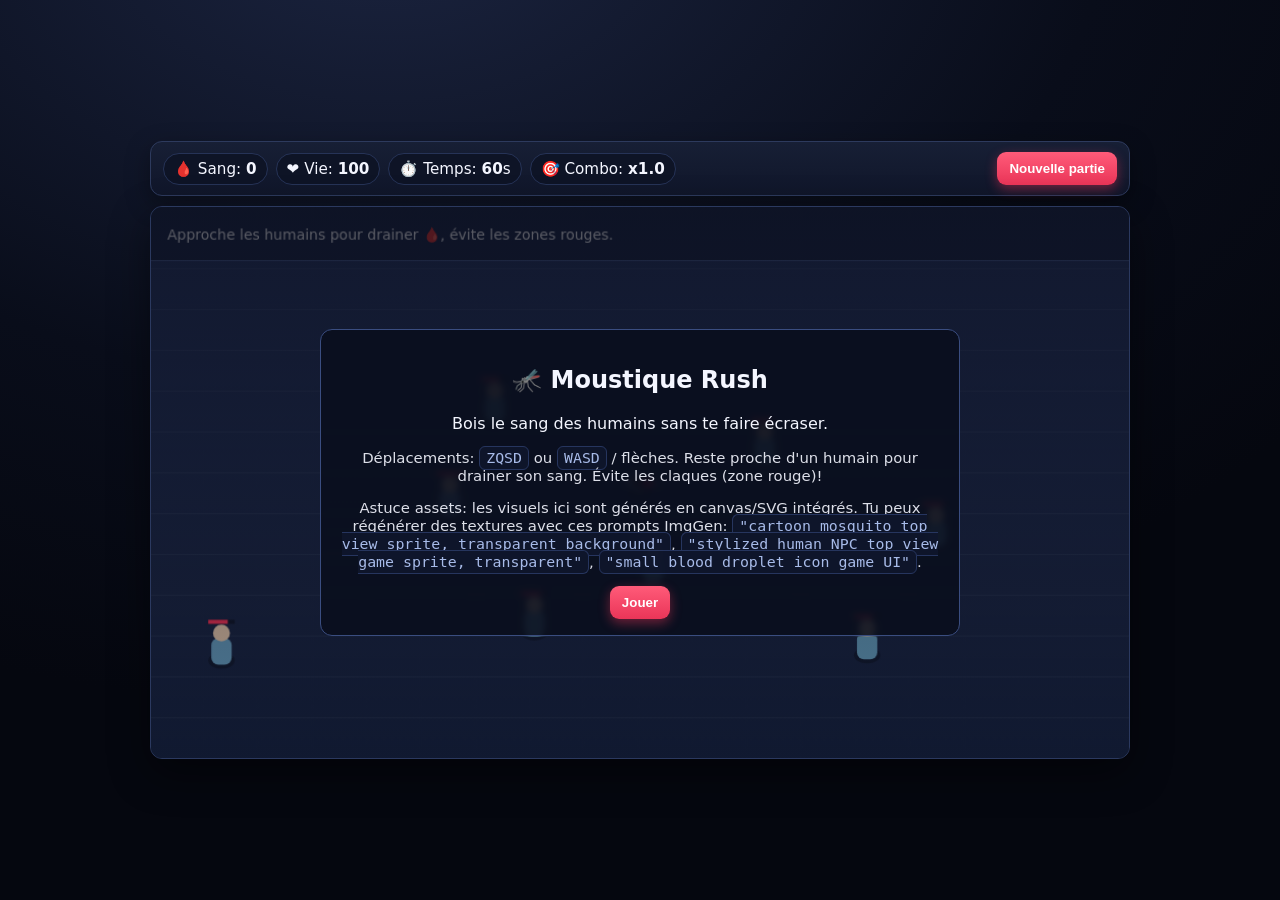
<file: index.html>
<!doctype html>
<html lang="fr">
<head>
  <meta charset="UTF-8" />
  <meta name="viewport" content="width=device-width,initial-scale=1" />
  <title>Moustique Rush — One File</title>
  <style>
    :root {
      --bg: #0b1020;
      --panel: #141a2b;
      --ink: #f4f6ff;
      --accent: #ff4d6d;
      --ok: #58d68d;
      --warn: #ffd166;
    }
    * { box-sizing: border-box; }
    body {
      margin: 0;
      font-family: Inter, system-ui, Segoe UI, Roboto, Arial, sans-serif;
      background: radial-gradient(1200px 800px at 30% -10%, #1b2440, #090d1a 60%, #05070f);
      color: var(--ink);
      min-height: 100vh;
      display: grid;
      place-items: center;
      padding: 12px;
    }
    .wrap {
      width: min(980px, 100%);
      display: grid;
      gap: 10px;
    }
    .hud {
      display: flex;
      flex-wrap: wrap;
      gap: 8px;
      align-items: center;
      justify-content: space-between;
      background: linear-gradient(180deg, #171f35, #10162a);
      border: 1px solid #2d3a5d;
      border-radius: 12px;
      padding: 10px 12px;
      box-shadow: 0 8px 24px rgba(0, 0, 0, .35);
    }
    .stats {
      display: flex;
      flex-wrap: wrap;
      gap: 8px;
      font-size: .95rem;
    }
    .pill {
      background: #0e1426;
      border: 1px solid #263357;
      border-radius: 999px;
      padding: 6px 10px;
      white-space: nowrap;
    }
    button {
      background: linear-gradient(180deg, #ff5b79, #ea3558);
      color: #fff;
      border: none;
      border-radius: 9px;
      padding: 9px 12px;
      font-weight: 700;
      cursor: pointer;
      box-shadow: 0 4px 12px rgba(234, 53, 88, .45);
    }
    button:active { transform: translateY(1px); }
    .gamebox {
      position: relative;
      background: linear-gradient(180deg, #1f2a43, #182038 30%, #121a2f);
      border: 1px solid #2b395f;
      border-radius: 12px;
      overflow: hidden;
      box-shadow: 0 14px 40px rgba(0, 0, 0, .45);
    }
    canvas {
      display: block;
      width: 100%;
      height: auto;
      image-rendering: auto;
    }
    .overlay {
      position: absolute;
      inset: 0;
      display: grid;
      place-items: center;
      pointer-events: none;
      background: linear-gradient(to bottom, rgba(8, 10, 22, 0.65), rgba(8, 10, 22, 0.3));
      text-align: center;
      padding: 16px;
    }
    .card {
      max-width: 640px;
      pointer-events: auto;
      background: rgba(10, 14, 28, 0.86);
      border: 1px solid #3a4d80;
      border-radius: 12px;
      padding: 16px;
      backdrop-filter: blur(3px);
    }
    .small { opacity: 0.9; font-size: .93rem; }
    code {
      background: #0f162c;
      border: 1px solid #2a3a66;
      border-radius: 6px;
      padding: 2px 6px;
      color: #b9ceff;
    }
  </style>
</head>
<body>
  <div class="wrap">
    <div class="hud">
      <div class="stats">
        <span class="pill">🩸 Sang: <b id="blood">0</b></span>
        <span class="pill">❤️ Vie: <b id="hp">100</b></span>
        <span class="pill">⏱️ Temps: <b id="time">60</b>s</span>
        <span class="pill">🎯 Combo: <b id="combo">x1.0</b></span>
      </div>
      <button id="restartBtn">Nouvelle partie</button>
    </div>

    <div class="gamebox">
      <canvas id="game" width="960" height="540" aria-label="Jeu moustique"></canvas>
      <div class="overlay" id="overlay">
        <div class="card">
          <h2 id="title">🦟 Moustique Rush</h2>
          <p id="msg">Bois le sang des humains sans te faire écraser.</p>
          <p class="small">Déplacements: <code>ZQSD</code> ou <code>WASD</code> / flèches. Reste proche d'un humain pour drainer son sang. Évite les claques (zone rouge)!</p>
          <p class="small">Astuce assets: les visuels ici sont générés en canvas/SVG intégrés. Tu peux régénérer des textures avec ces prompts ImgGen:
            <code>"cartoon mosquito top view sprite, transparent background"</code>,
            <code>"stylized human NPC top view game sprite, transparent"</code>,
            <code>"small blood droplet icon game UI"</code>.</p>
          <button id="startBtn">Jouer</button>
        </div>
      </div>
    </div>
  </div>

  <script>
    const canvas = document.getElementById('game');
    const ctx = canvas.getContext('2d');
    const W = canvas.width, H = canvas.height;

    const bloodEl = document.getElementById('blood');
    const hpEl = document.getElementById('hp');
    const timeEl = document.getElementById('time');
    const comboEl = document.getElementById('combo');
    const overlay = document.getElementById('overlay');
    const titleEl = document.getElementById('title');
    const msgEl = document.getElementById('msg');
    const startBtn = document.getElementById('startBtn');
    const restartBtn = document.getElementById('restartBtn');

    const keys = new Set();
    addEventListener('keydown', (e) => {
      const key = e.key.toLowerCase();
      if (["arrowup","arrowdown","arrowleft","arrowright"," ","z","q","s","d","w","a"].includes(key)) e.preventDefault();
      keys.add(key);
      if (key === ' ' && state.phase !== 'playing') startGame();
    }, { passive: false });
    addEventListener('keyup', (e) => keys.delete(e.key.toLowerCase()));

    const mouse = {x: W/2, y: H/2};
    canvas.addEventListener('pointermove', e => {
      const r = canvas.getBoundingClientRect();
      mouse.x = (e.clientX - r.left) * (W / r.width);
      mouse.y = (e.clientY - r.top) * (H / r.height);
    });

    function rand(a, b) { return a + Math.random() * (b - a); }
    function clamp(v, a, b) { return Math.max(a, Math.min(b, v)); }
    function dist(a, b) { return Math.hypot(a.x - b.x, a.y - b.y); }

    const state = {
      phase: 'menu',
      t: 0,
      timeLeft: 60,
      blood: 0,
      hp: 100,
      combo: 1,
      comboTimer: 0,
      mosquito: null,
      humans: [],
      particles: [],
      swats: []
    };

    function makeHuman() {
      const x = rand(60, W - 60), y = rand(90, H - 60);
      return {
        x, y,
        vx: rand(-20, 20), vy: rand(-20, 20),
        speed: rand(22, 45),
        blood: rand(70, 115),
        maxBlood: 115,
        mood: rand(0, Math.PI * 2),
        swatCd: rand(1.5, 4.3),
        drainCd: 0
      };
    }

    function resetGame() {
      state.t = 0;
      state.timeLeft = 60;
      state.blood = 0;
      state.hp = 100;
      state.combo = 1;
      state.comboTimer = 0;
      state.mosquito = { x: W / 2, y: H / 2, vx: 0, vy: 0, r: 11 };
      state.humans = Array.from({ length: 8 }, makeHuman);
      state.particles = [];
      state.swats = [];
      updateHud();
    }

    function startGame() {
      resetGame();
      state.phase = 'playing';
      overlay.style.display = 'none';
    }

    startBtn.addEventListener('click', startGame);
    restartBtn.addEventListener('click', startGame);

    function spawnBlood(x, y) {
      for (let i = 0; i < 3; i++) {
        state.particles.push({ x, y, vx: rand(-30, 30), vy: rand(-40, -10), life: rand(0.35, 0.7), size: rand(2, 4) });
      }
    }

    function spawnSwat(h) {
      const a = rand(0, Math.PI * 2);
      const radius = rand(18, 35);
      const x = h.x + Math.cos(a) * radius;
      const y = h.y + Math.sin(a) * radius;
      state.swats.push({ x, y, r: 7, maxR: rand(30, 48), life: 0.42, hurtDone: false });
    }

    function update(dt) {
      state.t += dt;
      if (state.phase !== 'playing') return;

      state.timeLeft = Math.max(0, state.timeLeft - dt);
      if (state.timeLeft <= 0 || state.hp <= 0) return endGame();

      // Moustique
      const m = state.mosquito;
      let ax = 0, ay = 0;
      if (keys.has('arrowup') || keys.has('z') || keys.has('w')) ay -= 1;
      if (keys.has('arrowdown') || keys.has('s')) ay += 1;
      if (keys.has('arrowleft') || keys.has('q') || keys.has('a')) ax -= 1;
      if (keys.has('arrowright') || keys.has('d')) ax += 1;

      const mag = Math.hypot(ax, ay) || 1;
      ax /= mag; ay /= mag;
      const boost = keys.has('shift') ? 1.24 : 1;
      const accel = 530 * boost;
      m.vx += ax * accel * dt;
      m.vy += ay * accel * dt;

      // petite attraction souris pour confort
      const dx = mouse.x - m.x, dy = mouse.y - m.y;
      m.vx += dx * 0.12 * dt;
      m.vy += dy * 0.12 * dt;

      const drag = Math.pow(0.0015, dt);
      m.vx *= drag;
      m.vy *= drag;
      const maxS = 270 * boost;
      const sp = Math.hypot(m.vx, m.vy);
      if (sp > maxS) { m.vx = (m.vx / sp) * maxS; m.vy = (m.vy / sp) * maxS; }
      m.x = clamp(m.x + m.vx * dt, 14, W - 14);
      m.y = clamp(m.y + m.vy * dt, 52, H - 12);

      // humains
      for (const h of state.humans) {
        h.mood += dt * rand(0.4, 1.4);
        h.vx += Math.cos(h.mood) * 8 * dt;
        h.vy += Math.sin(h.mood * 0.7) * 8 * dt;
        const vsp = Math.hypot(h.vx, h.vy);
        if (vsp > h.speed) { h.vx *= h.speed / vsp; h.vy *= h.speed / vsp; }
        h.x += h.vx * dt;
        h.y += h.vy * dt;

        if (h.x < 24 || h.x > W - 24) h.vx *= -1;
        if (h.y < 72 || h.y > H - 24) h.vy *= -1;
        h.x = clamp(h.x, 24, W - 24);
        h.y = clamp(h.y, 72, H - 24);

        h.swatCd -= dt;
        if (h.swatCd <= 0) {
          h.swatCd = rand(1.6, 4.4);
          if (dist(h, m) < 170) spawnSwat(h);
        }

        h.drainCd -= dt;
        const d = dist(h, m);
        if (d < 30 && h.blood > 0 && h.drainCd <= 0) {
          const amount = Math.min(2.8, h.blood);
          h.blood -= amount;
          state.blood += amount * state.combo;
          state.combo = clamp(state.combo + 0.04, 1, 3.2);
          state.comboTimer = 2.2;
          h.drainCd = 0.08;
          spawnBlood(m.x + rand(-4, 4), m.y + rand(-3, 3));
          if (h.blood <= 0) {
            // remplace un humain vidé
            Object.assign(h, makeHuman());
          }
        }
      }

      if (state.comboTimer > 0) state.comboTimer -= dt;
      else state.combo = Math.max(1, state.combo - dt * 0.35);

      // claques
      for (const s of state.swats) {
        s.life -= dt;
        const p = 1 - (s.life / 0.42);
        s.r = s.maxR * Math.sin(Math.min(Math.PI / 2, p * Math.PI / 2));
        if (!s.hurtDone && dist(s, state.mosquito) < s.r + 3) {
          state.hp = Math.max(0, state.hp - rand(14, 24));
          s.hurtDone = true;
        }
      }
      state.swats = state.swats.filter(s => s.life > 0);

      // particules
      for (const p of state.particles) {
        p.life -= dt;
        p.vy += 60 * dt;
        p.x += p.vx * dt;
        p.y += p.vy * dt;
      }
      state.particles = state.particles.filter(p => p.life > 0);

      updateHud();
    }

    function endGame() {
      state.phase = 'over';
      overlay.style.display = 'grid';
      titleEl.textContent = 'Fin de partie';
      msgEl.innerHTML = `Tu as récolté <b>${Math.floor(state.blood)}</b> unités de sang.<br>Appuie sur espace ou "Jouer" pour recommencer.`;
    }

    function drawBackground() {
      const g = ctx.createLinearGradient(0, 0, 0, H);
      g.addColorStop(0, '#25355f');
      g.addColorStop(0.7, '#1c2847');
      g.addColorStop(1, '#14203c');
      ctx.fillStyle = g;
      ctx.fillRect(0, 0, W, H);

      // motifs au sol
      for (let y = 60; y < H; y += 40) {
        ctx.globalAlpha = 0.06;
        ctx.fillStyle = '#d8e1ff';
        ctx.fillRect(0, y, W, 1);
      }
      ctx.globalAlpha = 1;

      // barre haute
      ctx.fillStyle = 'rgba(5,8,16,0.35)';
      ctx.fillRect(0, 0, W, 52);
      ctx.strokeStyle = 'rgba(130,160,230,0.35)';
      ctx.beginPath();
      ctx.moveTo(0, 52.5);
      ctx.lineTo(W, 52.5);
      ctx.stroke();
    }

    function drawHuman(h) {
      const drained = 1 - h.blood / h.maxBlood;
      // ombre
      ctx.fillStyle = 'rgba(0,0,0,0.28)';
      ctx.beginPath();
      ctx.ellipse(h.x, h.y + 14, 13, 8, 0, 0, Math.PI * 2);
      ctx.fill();

      // corps
      ctx.fillStyle = `hsl(${210 - drained*30} 45% ${62 - drained*8}%)`;
      ctx.beginPath();
      ctx.roundRect(h.x - 10, h.y - 8, 20, 26, 7);
      ctx.fill();

      // tête
      ctx.fillStyle = '#f2d2b3';
      ctx.beginPath();
      ctx.arc(h.x, h.y - 13, 8.3, 0, Math.PI * 2);
      ctx.fill();

      // barre sang
      ctx.fillStyle = 'rgba(0,0,0,0.4)';
      ctx.fillRect(h.x - 13, h.y - 26, 26, 4);
      ctx.fillStyle = '#ff3558';
      ctx.fillRect(h.x - 13, h.y - 26, 26 * (h.blood / h.maxBlood), 4);
    }

    function drawMosquito(m) {
      const ang = Math.atan2(m.vy || 0.1, m.vx || 1);
      ctx.save();
      ctx.translate(m.x, m.y);
      ctx.rotate(ang);

      // ombre
      ctx.fillStyle = 'rgba(0,0,0,0.32)';
      ctx.beginPath();
      ctx.ellipse(0, 10, 11, 5, 0, 0, Math.PI * 2);
      ctx.fill();

      // ailes
      ctx.globalAlpha = 0.65 + Math.sin(state.t * 45) * 0.2;
      ctx.fillStyle = '#dcf1ff';
      ctx.beginPath();
      ctx.ellipse(-4, -3, 10, 5, -0.5, 0, Math.PI * 2); ctx.fill();
      ctx.beginPath();
      ctx.ellipse(-4, 3, 10, 5, 0.5, 0, Math.PI * 2); ctx.fill();
      ctx.globalAlpha = 1;

      // corps
      const bodyGrad = ctx.createLinearGradient(-8, 0, 9, 0);
      bodyGrad.addColorStop(0, '#3a2b2f');
      bodyGrad.addColorStop(1, '#171014');
      ctx.fillStyle = bodyGrad;
      ctx.beginPath();
      ctx.ellipse(0, 0, 10, 6.8, 0, 0, Math.PI * 2);
      ctx.fill();

      // abdomen rouge
      ctx.fillStyle = '#bc1238';
      ctx.beginPath();
      ctx.ellipse(8, 0, 6, 4.5, 0, 0, Math.PI * 2);
      ctx.fill();

      // trompe
      ctx.strokeStyle = '#d0d7e8';
      ctx.lineWidth = 1.2;
      ctx.beginPath();
      ctx.moveTo(10, 0);
      ctx.lineTo(20, 0);
      ctx.stroke();

      ctx.restore();
    }

    function drawParticles() {
      for (const p of state.particles) {
        ctx.globalAlpha = clamp(p.life / 0.7, 0, 1);
        ctx.fillStyle = '#ff3155';
        ctx.beginPath();
        ctx.arc(p.x, p.y, p.size, 0, Math.PI * 2);
        ctx.fill();
      }
      ctx.globalAlpha = 1;
    }

    function drawSwats() {
      for (const s of state.swats) {
        const a = clamp(s.life / 0.42, 0, 1);
        ctx.globalAlpha = 0.15 + (1 - a) * 0.3;
        ctx.fillStyle = '#ff284f';
        ctx.beginPath();
        ctx.arc(s.x, s.y, s.r, 0, Math.PI * 2);
        ctx.fill();
        ctx.globalAlpha = 0.8;
        ctx.strokeStyle = '#ffd6de';
        ctx.lineWidth = 1.5;
        ctx.beginPath();
        ctx.arc(s.x, s.y, s.r, 0, Math.PI * 2);
        ctx.stroke();
      }
      ctx.globalAlpha = 1;
    }

    function drawTopHelp() {
      ctx.fillStyle = 'rgba(255,255,255,0.9)';
      ctx.font = '14px Inter, system-ui';
      ctx.fillText('Approche les humains pour drainer 🩸, évite les zones rouges.', 16, 32);
    }

    function draw() {
      drawBackground();
      for (const h of state.humans) drawHuman(h);
      drawSwats();
      if (state.mosquito) drawMosquito(state.mosquito);
      drawParticles();
      drawTopHelp();
    }

    function updateHud() {
      bloodEl.textContent = Math.floor(state.blood);
      hpEl.textContent = Math.round(state.hp);
      timeEl.textContent = Math.ceil(state.timeLeft);
      comboEl.textContent = `x${state.combo.toFixed(1)}`;
    }

    let last = performance.now();
    function loop(now) {
      const dt = Math.min(0.033, (now - last) / 1000);
      last = now;
      update(dt);
      draw();
      requestAnimationFrame(loop);
    }

    // init
    resetGame();
    draw();
    requestAnimationFrame(loop);
  </script>
</body>
</html>
</file>
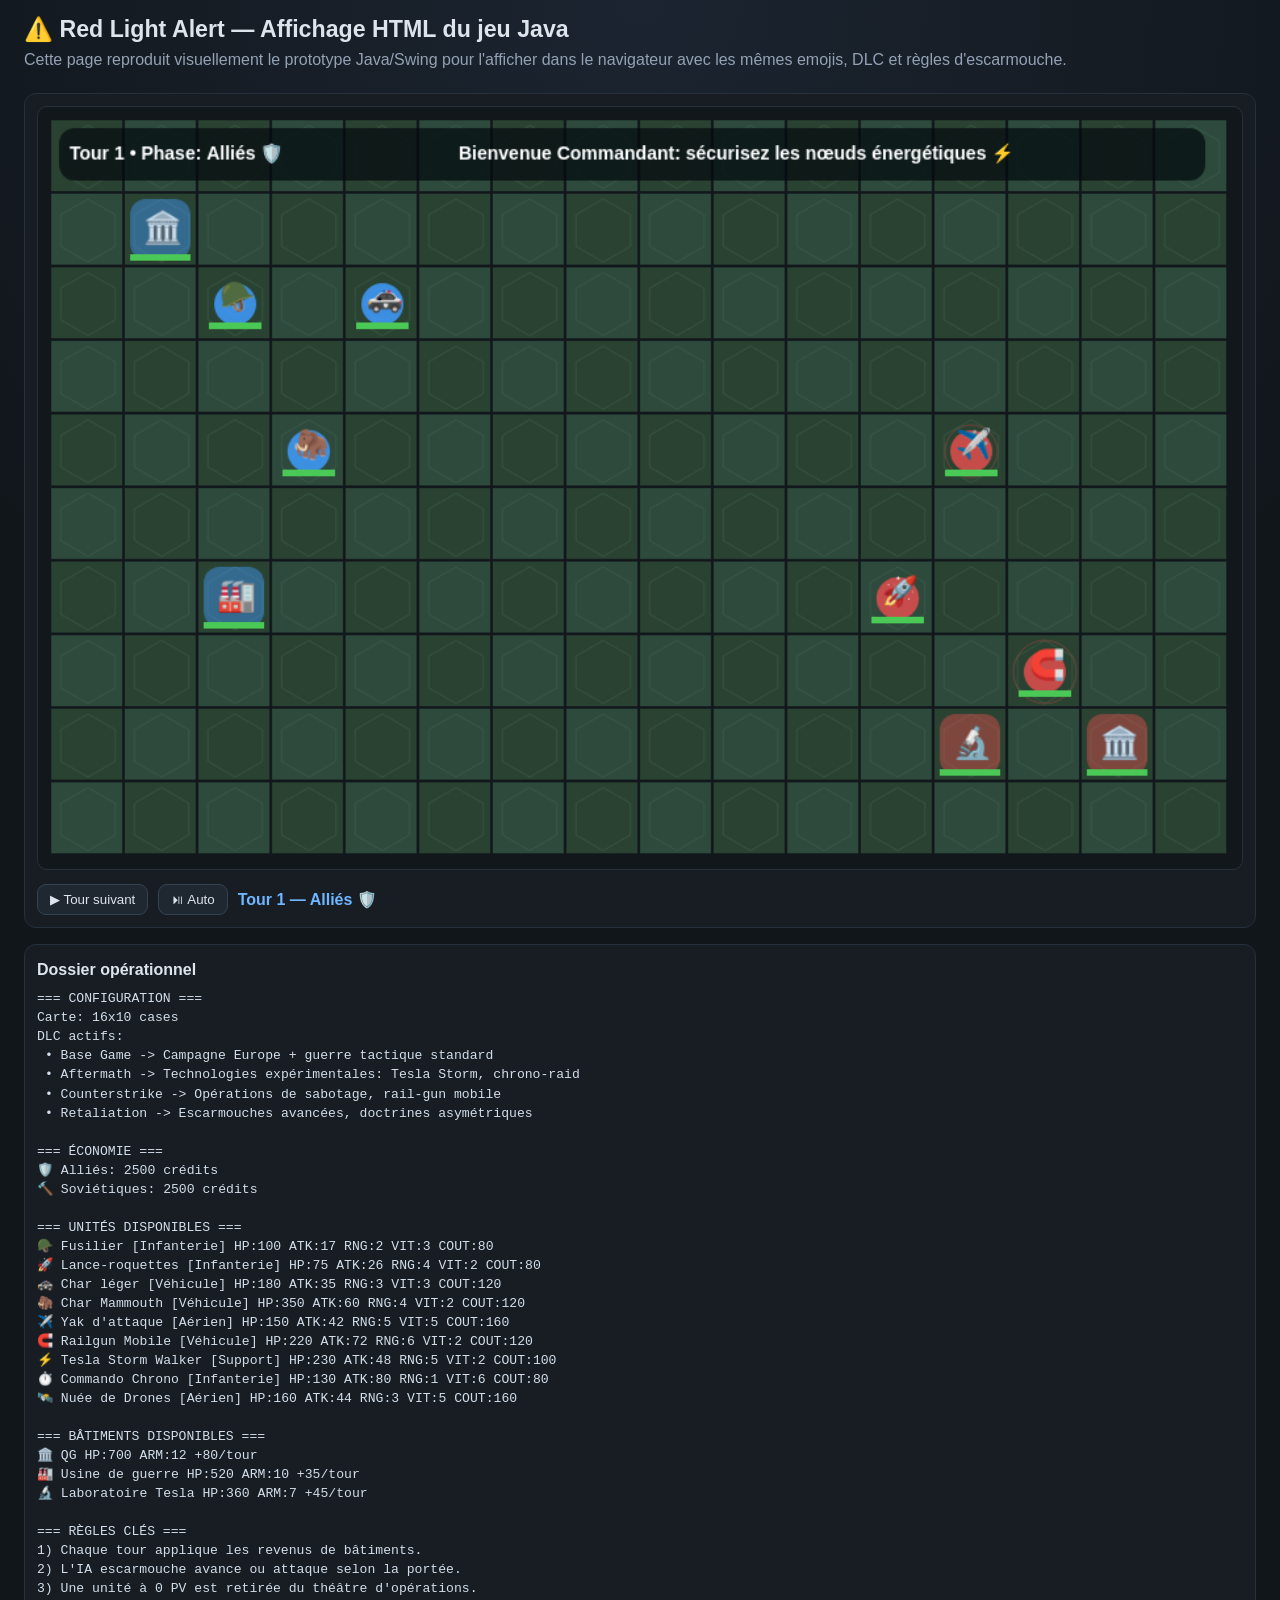
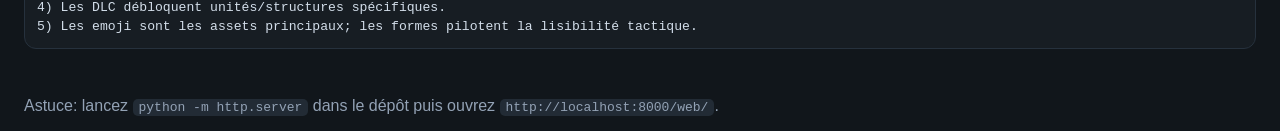
<file: web/index.html>
<!doctype html>
<html lang="fr">
<head>
  <meta charset="UTF-8" />
  <meta name="viewport" content="width=device-width, initial-scale=1.0" />
  <title>Red Light Alert ⚠️ - Vue HTML</title>
  <link rel="stylesheet" href="styles.css" />
</head>
<body>
  <header>
    <h1>⚠️ Red Light Alert — Affichage HTML du jeu Java</h1>
    <p>
      Cette page reproduit visuellement le prototype Java/Swing pour l'afficher dans le navigateur
      avec les mêmes emojis, DLC et règles d'escarmouche.
    </p>
  </header>

  <main class="layout">
    <section class="battlefield">
      <canvas id="battleCanvas" width="916" height="580" aria-label="Carte tactique"></canvas>
      <div class="hud-row">
        <button id="nextTurn">▶ Tour suivant</button>
        <button id="toggleAuto">⏯ Auto</button>
        <span id="phase"></span>
      </div>
    </section>

    <aside class="intel">
      <h2>Dossier opérationnel</h2>
      <pre id="intelText"></pre>
    </aside>
  </main>

  <footer>
    <p>
      Astuce: lancez <code>python -m http.server</code> dans le dépôt puis ouvrez
      <code>http://localhost:8000/web/</code>.
    </p>
  </footer>

  <script type="module" src="game-viewer.js"></script>
</body>
</html>
</file>
<file: web/styles.css>
:root {
  --bg: #11161b;
  --panel: #171d23;
  --card: #1f2731;
  --text: #dde4ec;
  --muted: #93a2b5;
  --accent: #6eb6ff;
}

* { box-sizing: border-box; }

body {
  margin: 0;
  font-family: Inter, Segoe UI, Roboto, Helvetica, Arial, sans-serif;
  background: radial-gradient(circle at top, #1b2430 0%, var(--bg) 45%);
  color: var(--text);
}

header, footer {
  max-width: 1360px;
  margin: 0 auto;
  padding: 16px 24px;
}

header h1 {
  margin: 0;
  font-size: 1.45rem;
}

header p, footer p {
  margin: 8px 0 0;
  color: var(--muted);
}

.layout {
  max-width: 1360px;
  margin: 0 auto;
  padding: 8px 24px 24px;
  display: grid;
  grid-template-columns: 940px minmax(320px, 1fr);
  gap: 16px;
}

.battlefield, .intel {
  background: var(--panel);
  border: 1px solid #26313d;
  border-radius: 12px;
  padding: 12px;
}

canvas {
  width: 100%;
  height: auto;
  border-radius: 10px;
  background: #12171c;
  border: 1px solid #26313d;
}

.hud-row {
  margin-top: 10px;
  display: flex;
  gap: 10px;
  align-items: center;
}

button {
  background: var(--card);
  color: var(--text);
  border: 1px solid #344354;
  border-radius: 9px;
  padding: 7px 12px;
  cursor: pointer;
}

button:hover { border-color: var(--accent); }

#phase { color: var(--accent); font-weight: 700; }

.intel h2 {
  margin: 4px 0 10px;
  font-size: 1rem;
}

pre {
  margin: 0;
  white-space: pre-wrap;
  font-family: ui-monospace, SFMono-Regular, Menlo, Consolas, monospace;
  font-size: 0.82rem;
  line-height: 1.45;
  color: #d3deea;
}

code {
  background: #222b35;
  padding: 1px 6px;
  border-radius: 5px;
}

@media (max-width: 1280px) {
  .layout {
    grid-template-columns: 1fr;
  }
}
</file>
